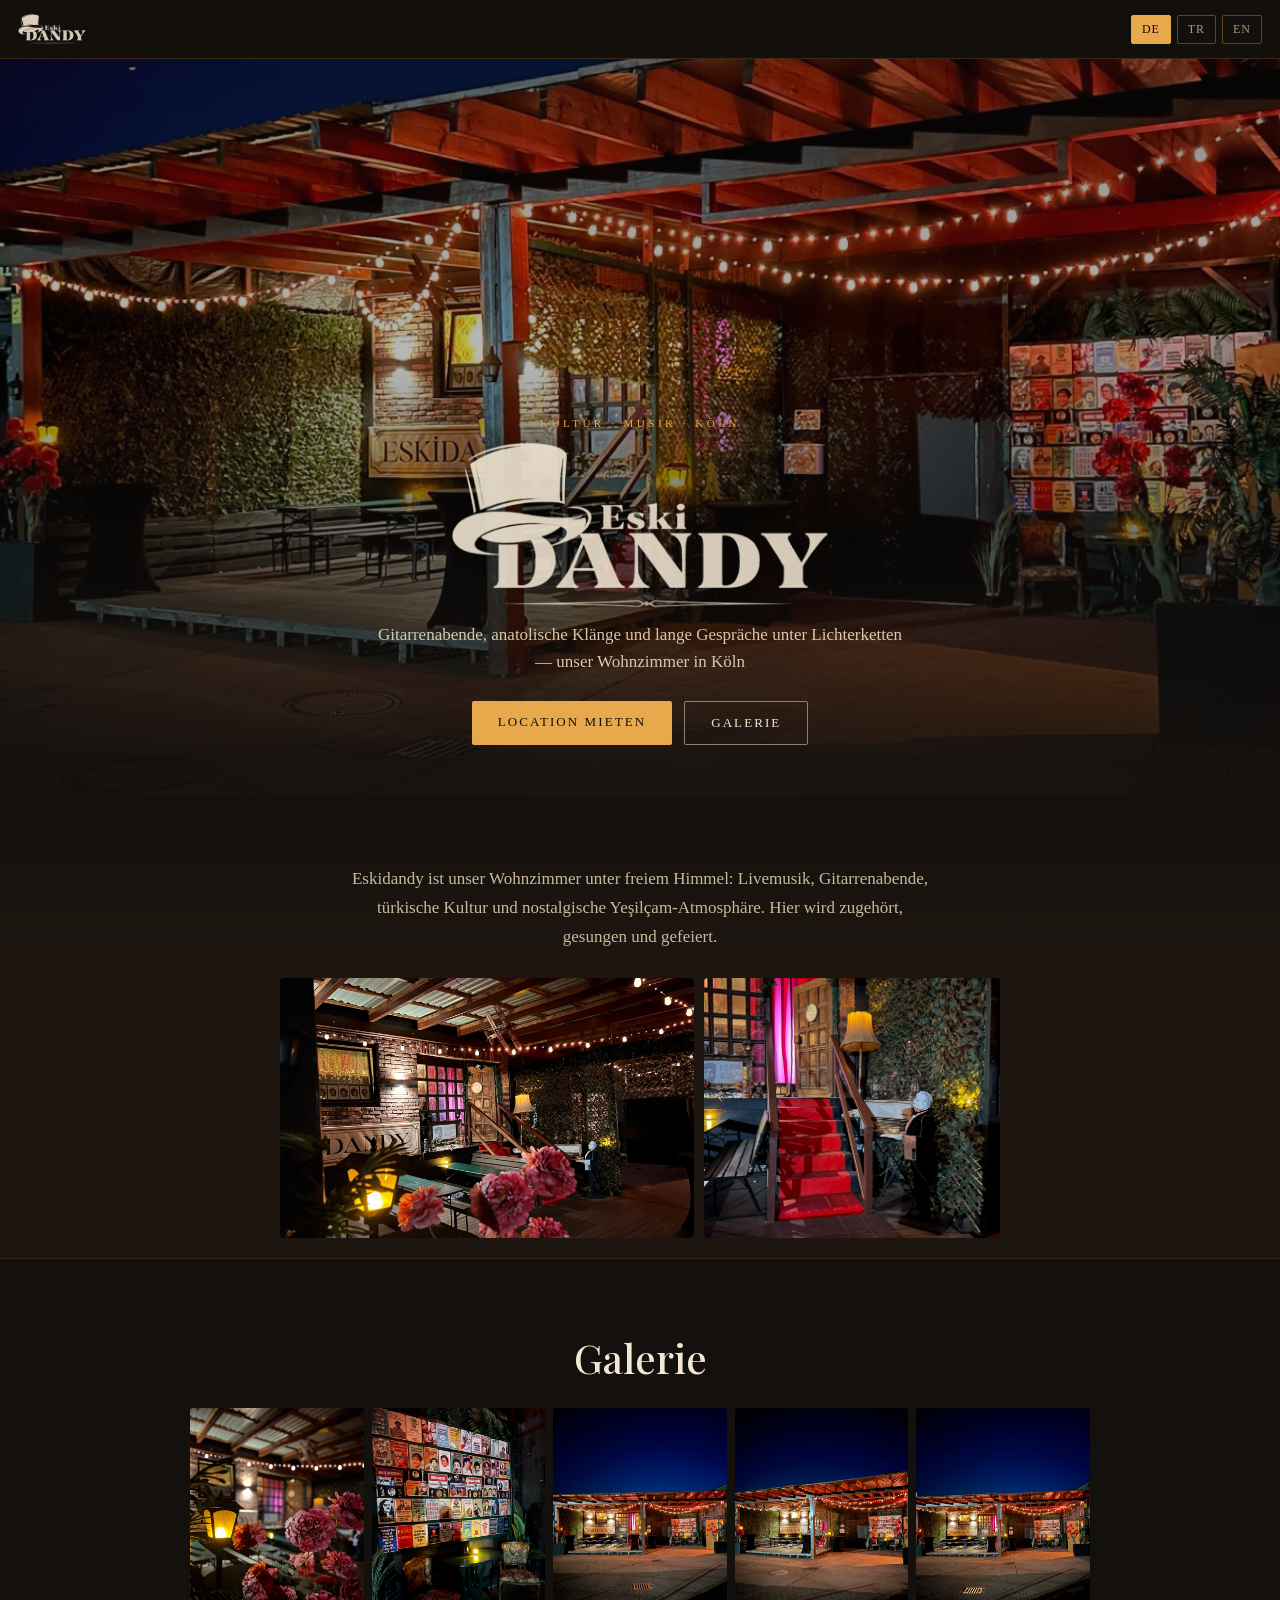
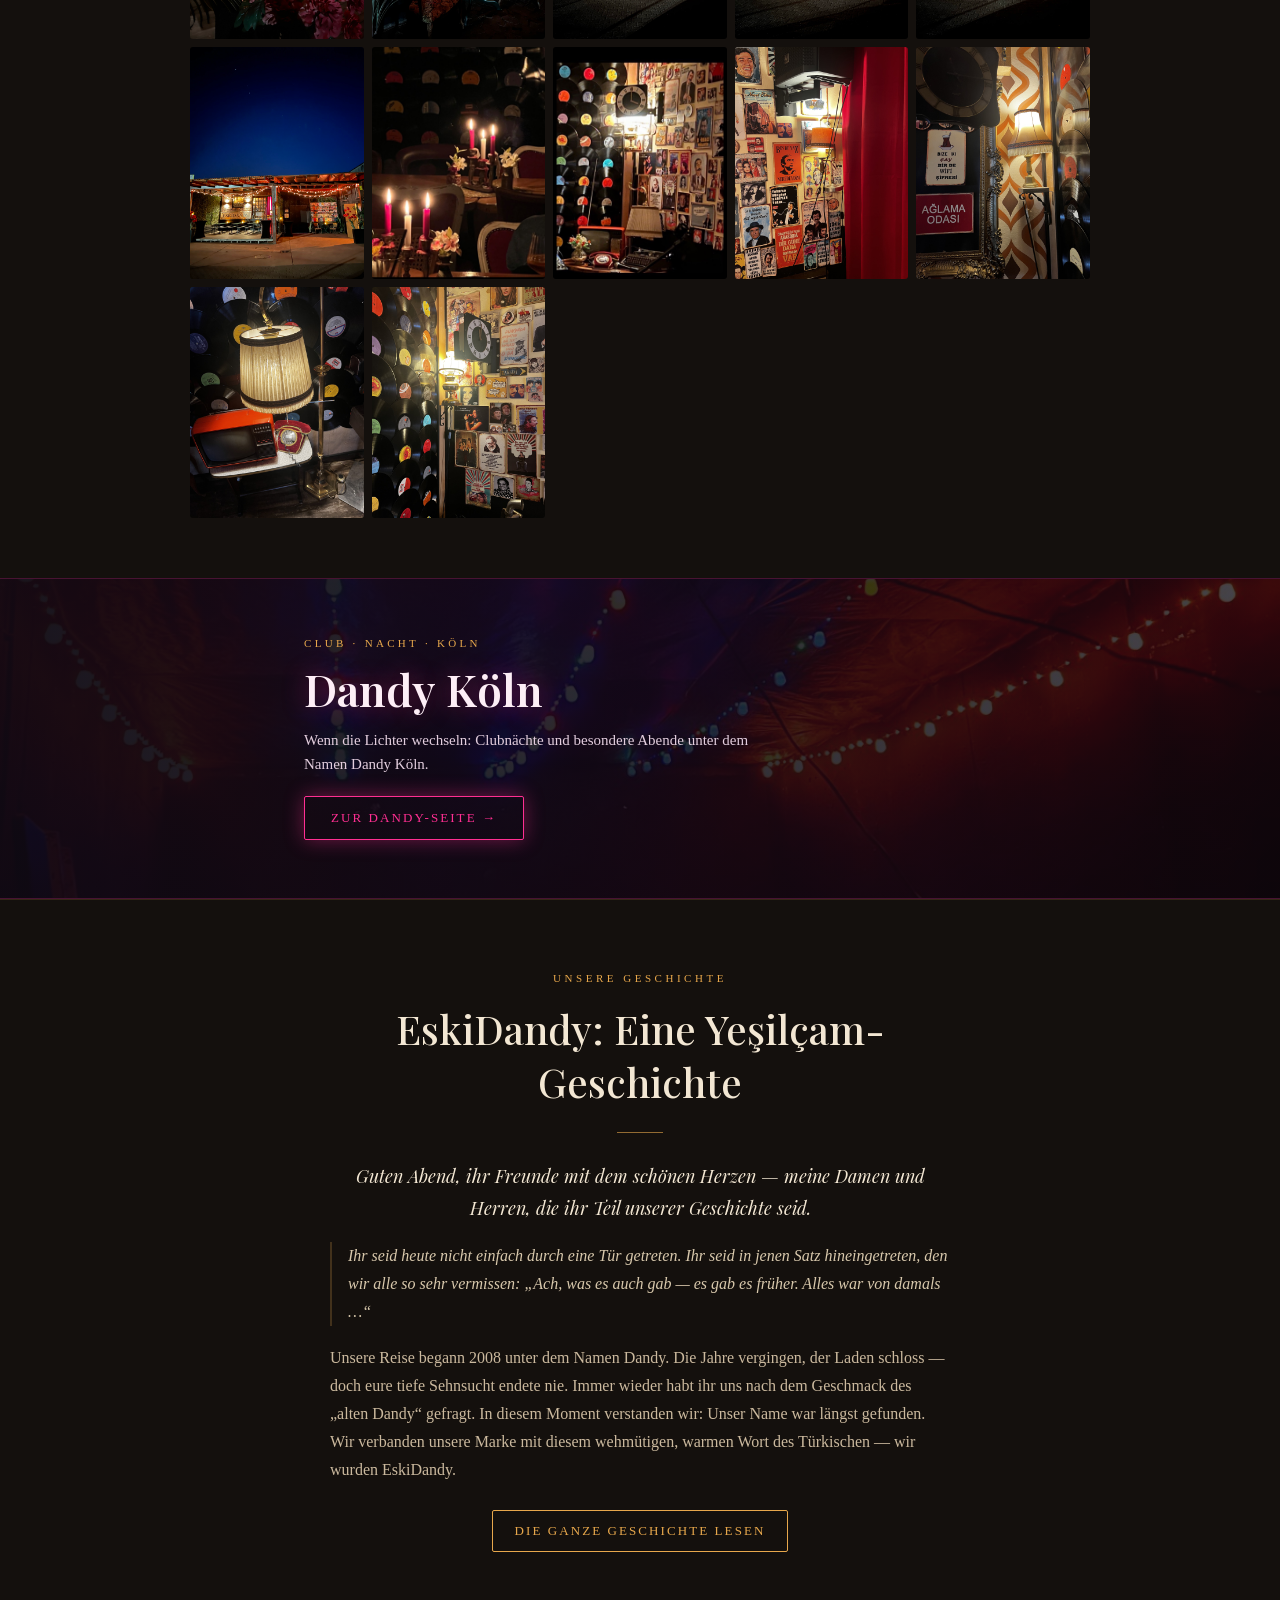
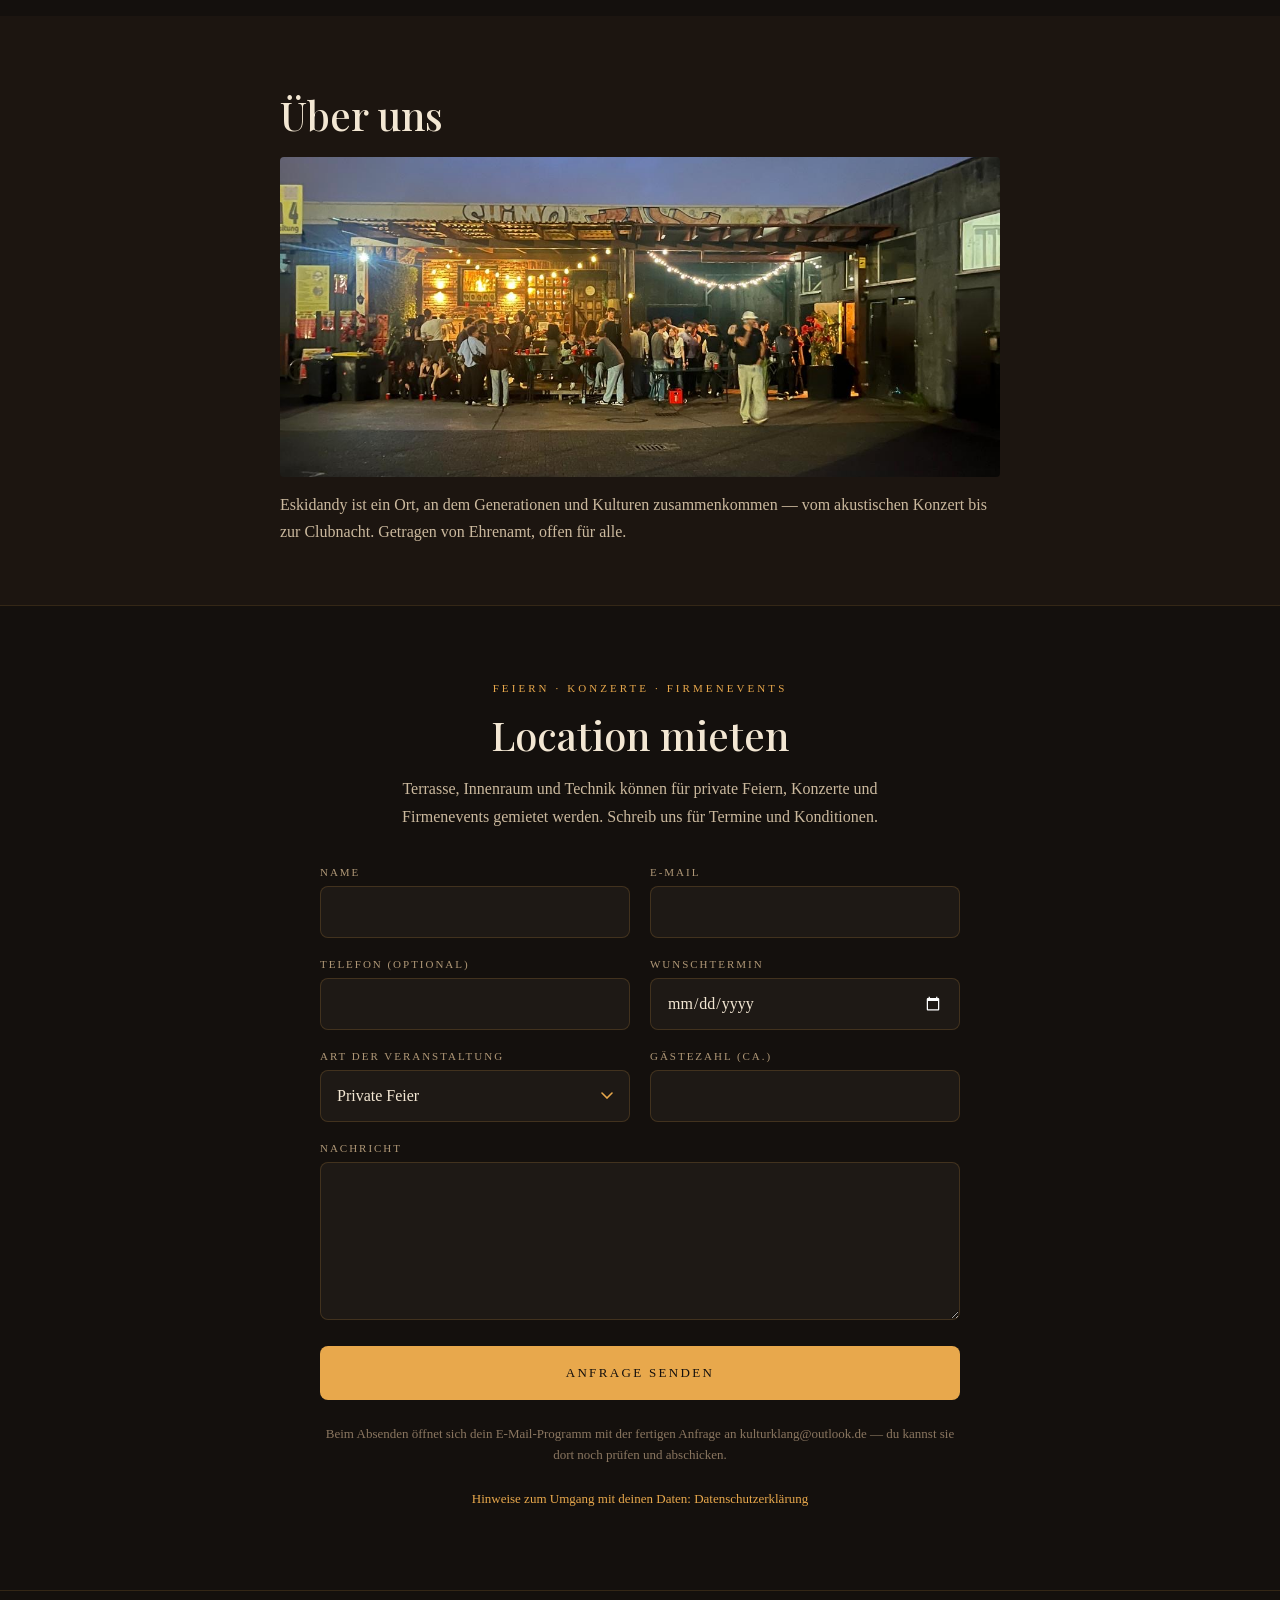
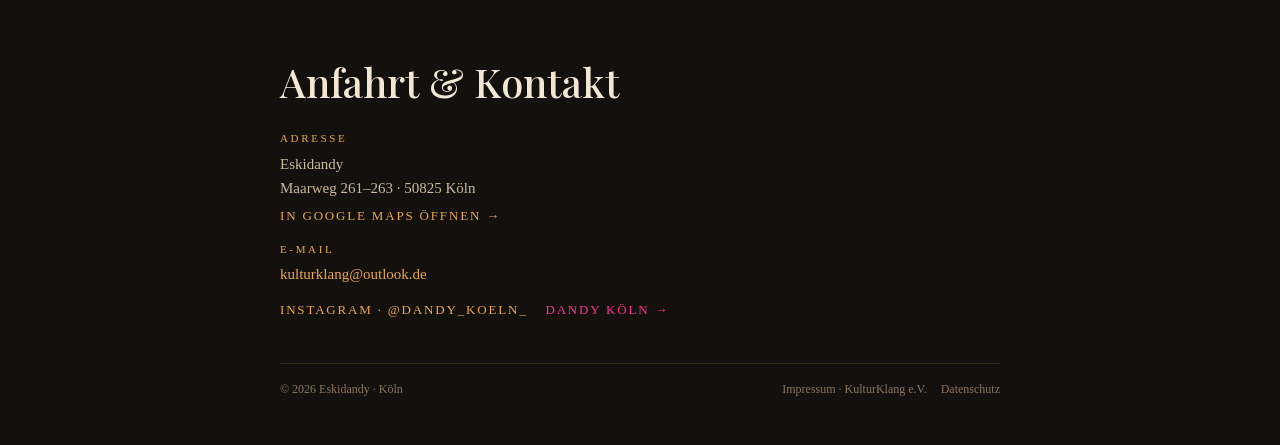
<file: index.html>
<!DOCTYPE html>
<html lang="de">
<head>
  <meta charset="utf-8">
  <meta name="viewport" content="width=device-width, initial-scale=1">
  <title>Eskidandy — Kultur &amp; Musik in Köln</title>
  <meta name="description" content="Eskidandy ist unser Wohnzimmer unter freiem Himmel: Livemusik, Gitarrenabende, türkische Kultur und Yeşilçam-Atmosphäre in Köln.">
  <meta property="og:title" content="Eskidandy — Kultur & Musik in Köln">
  <meta property="og:description" content="Gitarrenabende, anatolische Klänge und lange Gespräche unter Lichterketten — unser Wohnzimmer in Köln.">
  <meta property="og:image" content="img/img_6686.jpg">
  <meta property="og:type" content="website">
  <meta name="theme-color" content="#14100d">
  <link rel="icon" href="img/eskidandy-logo-cream.png">
  <link rel="stylesheet" href="fonts/playfair.css?v=6">
  <link rel="stylesheet" href="css/styles.css?v=6">
</head>
<body class="theme-eski">

  <!-- Header -->
  <header class="site-header">
    <a href="#top" class="header-logo"><img src="img/eskidandy-logo-cream.png" alt="Eskidandy"></a>
    <div class="lang-switch" role="group" aria-label="Sprache / Dil / Language">
      <button class="lang-btn active" data-lang="de">DE</button>
      <button class="lang-btn" data-lang="tr">TR</button>
      <button class="lang-btn" data-lang="en">EN</button>
    </div>
  </header>

  <!-- Hero -->
  <section id="top" class="hero">
    <img class="hero-bg" src="img/img_6686.jpg" alt="Eskidandy Terrasse bei Nacht">
    <div class="hero-overlay"></div>
    <div class="hero-content">
      <div class="kicker" data-i18n="eski_tag">Kultur · Musik · Köln</div>
      <h1><img class="hero-logo" src="img/eskidandy-logo-cream.png" alt="Eskidandy"></h1>
      <p class="hero-teaser" data-i18n="eski_teaser">Gitarrenabende, anatolische Klänge und lange Gespräche unter Lichterketten — unser Wohnzimmer in Köln</p>
      <div class="hero-ctas">
        <a href="#mieten" class="btn btn-gold-fill" data-i18n="hero_cta_rent">Location mieten</a>
        <a href="#galerie" class="btn btn-light-outline" data-i18n="gallery_title">Galerie</a>
      </div>
    </div>
  </section>

  <!-- Intro -->
  <section class="intro">
    <div class="container">
      <p class="intro-text" data-i18n="eski_body">Eskidandy ist unser Wohnzimmer unter freiem Himmel: Livemusik, Gitarrenabende, türkische Kultur und nostalgische Yeşilçam-Atmosphäre. Hier wird zugehört, gesungen und gefeiert.</p>
      <div class="intro-images">
        <img src="img/img_6660.jpg" alt="Terrasse mit Lichterketten" loading="lazy">
        <img src="img/img_6665.jpg" alt="Rote Treppe" loading="lazy">
      </div>
    </div>
  </section>

  <!-- Galerie -->
  <section id="galerie" class="gallery">
    <div class="container-wide">
      <h2 class="section-title" data-i18n="gallery_title">Galerie</h2>
      <div class="gallery-grid">
        <img src="img/img_6668.jpg" alt="Eindrücke aus dem Eskidandy" loading="lazy">
        <img src="img/img_6675.jpg" alt="Eindrücke aus dem Eskidandy" loading="lazy">
        <img src="img/img_6678.jpg" alt="Eindrücke aus dem Eskidandy" loading="lazy">
        <img src="img/img_6687.jpg" alt="Eindrücke aus dem Eskidandy" loading="lazy">
        <img src="img/img_6688.jpg" alt="Eindrücke aus dem Eskidandy" loading="lazy">
        <img src="img/img_6689.jpg" alt="Eindrücke aus dem Eskidandy" loading="lazy">
        <img src="img/img_4451.jpg" alt="Kerzen und Samtstühle" loading="lazy">
        <img src="img/img_4454.jpg" alt="Schallplattenwand mit Retro-Telefon" loading="lazy">
        <img src="img/img_6055.jpg" alt="Yeşilçam-Kinoecke mit rotem Vorhang" loading="lazy">
        <img src="img/img_6059.jpg" alt="Ağlama Odası — Details im Innenraum" loading="lazy">
        <img src="img/img_6061.jpg" alt="Schallplatten und Retro-Radio" loading="lazy">
        <img src="img/img_6063.jpg" alt="Plattenwand mit Uhr und Filmpostern" loading="lazy">
      </div>
    </div>
  </section>

  <!-- Dandy Teaser -->
  <section id="dandy" class="dandy-teaser">
    <img class="dandy-teaser-bg" src="img/img_6693.jpg" alt="Dandy Köln bei Nacht" loading="lazy">
    <div class="dandy-teaser-overlay"></div>
    <div class="dandy-teaser-content">
      <div class="kicker kicker--dandy neon-pulse" data-i18n="dandy_tag">Club · Nacht · Köln</div>
      <div class="dandy-teaser-title">Dandy Köln</div>
      <p class="dandy-teaser-text" data-i18n="dandy_teaser">Wenn die Lichter wechseln: Clubnächte und besondere Abende unter dem Namen Dandy Köln.</p>
      <a href="dandy.html?v=6" class="btn btn-neon-outline" data-i18n="dandy_cta">Zur Dandy-Seite →</a>
    </div>
  </section>

  <!-- Unsere Geschichte -->
  <section id="geschichte" class="story">
    <div class="container">
      <div class="kicker" data-i18n="story_kicker">Unsere Geschichte</div>
      <h2 class="section-title" data-i18n="story_title">EskiDandy: Eine Yeşilçam-Geschichte</h2>
      <div class="story-divider"></div>
      <p class="story-lead" data-i18n="story_p1">Guten Abend, ihr Freunde mit dem schönen Herzen — meine Damen und Herren, die ihr Teil unserer Geschichte seid.</p>
      <p class="story-quote" data-i18n="story_p2">Ihr seid heute nicht einfach durch eine Tür getreten. Ihr seid in jenen Satz hineingetreten, den wir alle so sehr vermissen: „Ach, was es auch gab — es gab es früher. Alles war von damals …“</p>
      <p data-i18n="story_p3">Unsere Reise begann 2008 unter dem Namen Dandy. Die Jahre vergingen, der Laden schloss — doch eure tiefe Sehnsucht endete nie. Immer wieder habt ihr uns nach dem Geschmack des „alten Dandy“ gefragt. In diesem Moment verstanden wir: Unser Name war längst gefunden. Wir verbanden unsere Marke mit diesem wehmütigen, warmen Wort des Türkischen — wir wurden EskiDandy.</p>
      <div class="story-more">
        <p data-i18n="story_p4">Denn das Leben ist genau wie dieses Wortspiel: so elegant wie ein edler Dandy und zugleich so voller Sehnsucht wie ein leises „eskidendi“ — früher war’s.</p>
        <p data-i18n="story_p5">Schaut euch um. Diese alten Fernseher, verstaubten Schreibmaschinen, verstummten Grammophone … Sie mögen nicht mehr funktionieren, aber sie haben hier eine viel wichtigere Aufgabe: Sie sind keine Dekoration — sie sind Zeugen. Stille Wächter jener Yeşilçam-Tage voller Respekt, Würde und großer Liebesgeschichten.</p>
        <div class="story-images">
          <img src="img/img_4453.jpg" alt="Goldene Spiegel auf Retro-Tapete" loading="lazy">
          <img src="img/img_6053.jpg" alt="Vintage-Lampe am Fenster" loading="lazy">
        </div>
        <p data-i18n="story_p6">Wir haben diesen Ort nicht nur mit Dingen eingerichtet, sondern mit Ehrfurcht, Haltung und reinem Herzschlag. Für uns ist das hier kein Geschäft — es ist eine Verbeugung, mit der wir die zarte Seele des Yeşilçam-Kinos lebendig halten.</p>
        <p data-i18n="story_p7">Jetzt schlagen wir ein neues Kapitel auf: Wir gehen über das Dasein eines gewöhnlichen Betriebs hinaus und führen unseren Weg als Verein fort — als KulturKlang e.V. Unsere Tür steht allen offen, die diese Leidenschaft teilen und die Eleganz jener alten Tage kennenlernen und weiterleben lassen wollen. Dieser Ort ist das gemeinsame Zuhause aller, die ihr Herz an dieses kulturelle Erbe verloren haben.</p>
        <p data-i18n="story_p8">Genießt heute Abend zwischen diesen stillen Zeugen die Musik und die Erinnerungen. Lasst uns mit dem Respekt, den wir füreinander empfinden, die Klasse der alten Tage neu aufleben.</p>
        <p class="story-signature" data-i18n="story_p9">Willkommen bei EskiDandy — willkommen in der Familie des KulturKlang e.V.</p>
      </div>
      <button class="story-toggle" data-story-toggle data-i18n="story_more">Die ganze Geschichte lesen</button>
    </div>
  </section>

  <!-- Über uns + Vermietung -->
  <section id="verein" class="about">
    <div class="container">
      <div class="about-block">
        <h2 class="section-title" data-i18n="about_title">Über uns</h2>
        <img class="about-photo" src="img/aussenansicht.jpg" alt="Eskidandy von außen am Abend" loading="lazy">
        <p class="about-body" data-i18n="about_body">Eskidandy ist ein Ort, an dem Generationen und Kulturen zusammenkommen — vom akustischen Konzert bis zur Clubnacht. Getragen von Ehrenamt, offen für alle.</p>
      </div>
    </div>
  </section>

  <!-- Location mieten + Anfrage -->
  <section id="mieten" class="rent">
    <div class="container">
      <div class="kicker" data-i18n="rent_kicker">Feiern · Konzerte · Firmenevents</div>
      <h2 class="section-title" data-i18n="rent_title">Location mieten</h2>
      <p class="rent-intro" data-i18n="rent_body">Terrasse, Innenraum und Technik können für private Feiern, Konzerte und Firmenevents gemietet werden. Schreib uns für Termine und Konditionen.</p>
      <form class="rent-form" data-rent-form novalidate>
          <div class="form-row form-row--2">
            <label>
              <span class="form-label" data-i18n="form_name">Name</span>
              <input type="text" name="name" required autocomplete="name">
            </label>
            <label>
              <span class="form-label" data-i18n="form_email">E-Mail</span>
              <input type="email" name="email" required autocomplete="email">
            </label>
          </div>
          <div class="form-row form-row--2">
            <label>
              <span class="form-label" data-i18n="form_phone">Telefon (optional)</span>
              <input type="tel" name="phone" autocomplete="tel">
            </label>
            <label>
              <span class="form-label" data-i18n="form_date">Wunschtermin</span>
              <input type="date" name="date">
            </label>
          </div>
          <div class="form-row form-row--2">
            <label>
              <span class="form-label" data-i18n="form_type">Art der Veranstaltung</span>
              <select name="type">
                <option value="private" data-i18n="form_type_private">Private Feier</option>
                <option value="concert" data-i18n="form_type_concert">Konzert / Kulturabend</option>
                <option value="company" data-i18n="form_type_company">Firmenevent</option>
                <option value="other" data-i18n="form_type_other">Sonstiges</option>
              </select>
            </label>
            <label>
              <span class="form-label" data-i18n="form_guests">Gästezahl (ca.)</span>
              <input type="number" name="guests" min="1" max="2000" inputmode="numeric">
            </label>
          </div>
          <label>
            <span class="form-label" data-i18n="form_message">Nachricht</span>
            <textarea name="message" rows="5" required></textarea>
          </label>
          <p class="form-error" data-form-error hidden data-i18n="form_error">Bitte fülle Name, E-Mail und Nachricht aus.</p>
          <button type="submit" class="rent-form-submit" data-i18n="form_submit">Anfrage senden</button>
          <p class="form-note" data-i18n="form_note">Beim Absenden öffnet sich dein E-Mail-Programm mit der fertigen Anfrage an kulturklang@outlook.de — du kannst sie dort noch prüfen und abschicken.</p>
          <p class="form-note"><a href="datenschutz.html?v=6" data-i18n="form_privacy">Hinweise zum Umgang mit deinen Daten: Datenschutzerklärung</a></p>
      </form>
    </div>
  </section>

  <!-- Kontakt / Footer -->
  <footer id="kontakt" class="site-footer">
    <div class="container">
      <h2 class="section-title" data-i18n="contact_title">Anfahrt &amp; Kontakt</h2>
      <div class="contact-list">
        <div>
          <div class="contact-label" data-i18n="address_label">Adresse</div>
          <div>Eskidandy<br>Maarweg 261–263 · 50825 Köln</div>
          <a class="maps-link" href="https://maps.app.goo.gl/21kQ3LCuneS1ywpY6" target="_blank" rel="noopener" data-i18n="maps_link">In Google Maps öffnen →</a>
        </div>
        <div>
          <div class="contact-label" data-i18n="mail_label">E-Mail</div>
          <a href="mailto:kulturklang@outlook.de">kulturklang@outlook.de</a>
        </div>
        <div class="footer-links">
          <a href="https://www.instagram.com/dandy_koeln_/" target="_blank" rel="noopener">Instagram · @dandy_koeln_</a>
          <a href="dandy.html?v=6" class="link-dandy">Dandy Köln →</a>
        </div>
      </div>
      <div class="footer-bottom">
        <span>© 2026 Eskidandy · Köln</span>
        <span class="footer-legal">
          <a href="impressum.html?v=6">Impressum · KulturKlang e.V.</a>
          <a href="datenschutz.html?v=6">Datenschutz</a>
        </span>
      </div>
    </div>
  </footer>

  <script src="js/i18n.js?v=6"></script>
</body>
</html>
</file>
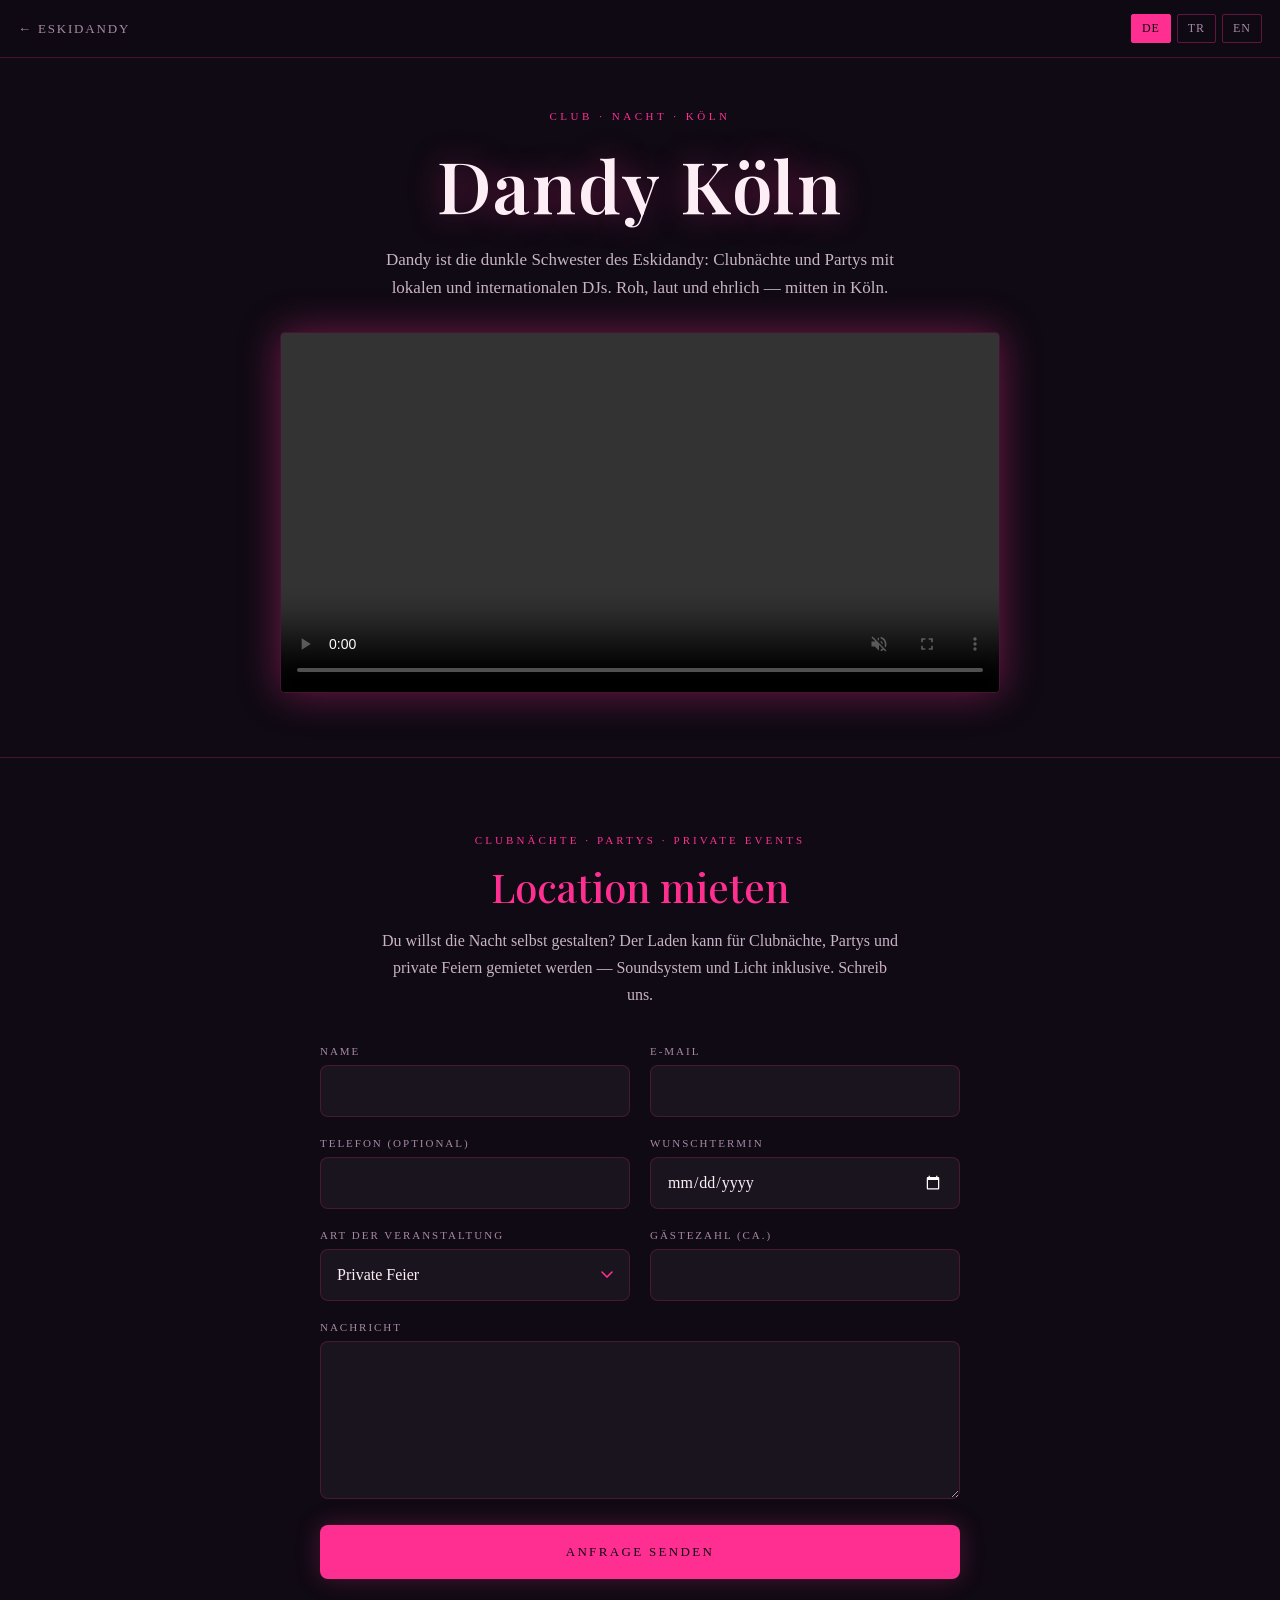
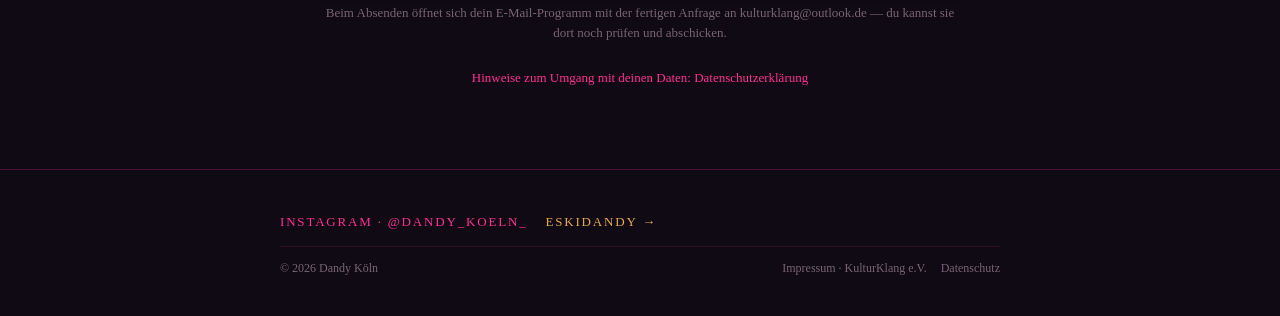
<file: dandy.html>
<!DOCTYPE html>
<html lang="de">
<head>
  <meta charset="utf-8">
  <meta name="viewport" content="width=device-width, initial-scale=1">
  <title>Dandy Köln — Club &amp; Nacht</title>
  <meta name="description" content="Dandy ist die dunkle Schwester des Eskidandy: Clubnächte und Partys mit lokalen und internationalen DJs — mitten in Köln.">
  <meta property="og:title" content="Dandy Köln — Club & Nacht">
  <meta property="og:description" content="Clubnächte und Partys mit lokalen und internationalen DJs. Roh, laut und ehrlich — mitten in Köln.">
  <meta property="og:image" content="img/img_6693.jpg">
  <meta property="og:type" content="website">
  <meta name="theme-color" content="#0f0a14">
  <link rel="icon" href="img/eskidandy-logo-cream.png">
  <link rel="stylesheet" href="fonts/playfair.css?v=6">
  <link rel="stylesheet" href="css/styles.css?v=6">
</head>
<body class="theme-dandy">

  <!-- Header -->
  <header class="site-header">
    <a href="index.html?v=6" class="back-link">← Eskidandy</a>
    <div class="lang-switch" role="group" aria-label="Sprache / Dil / Language">
      <button class="lang-btn active" data-lang="de">DE</button>
      <button class="lang-btn" data-lang="tr">TR</button>
      <button class="lang-btn" data-lang="en">EN</button>
    </div>
  </header>

  <!-- Hero mit Video -->
  <section class="dandy-hero">
    <div class="dandy-hero-content">
      <div class="kicker neon-pulse" data-i18n="dandy_page_tag">Club · Nacht · Köln</div>
      <h1>Dandy Köln</h1>
      <p class="dandy-hero-body" data-i18n="dandy_page_body">Dandy ist die dunkle Schwester des Eskidandy: Clubnächte und Partys mit lokalen und internationalen DJs. Roh, laut und ehrlich — mitten in Köln.</p>
    </div>
    <div class="dandy-video-frame">
      <video src="video/dandy-aftermovie.mp4" autoplay muted loop playsinline controls></video>
    </div>
  </section>

  <!-- Location mieten + Anfrage -->
  <section id="mieten" class="rent">
    <div class="container">
      <div class="kicker neon-pulse" data-i18n="dandy_rent_kicker">Clubnächte · Partys · Private Events</div>
      <h2 class="section-title" data-i18n="rent_title">Location mieten</h2>
      <p class="rent-intro" data-i18n="dandy_rent_body">Du willst die Nacht selbst gestalten? Der Laden kann für Clubnächte, Partys und private Feiern gemietet werden — Soundsystem und Licht inklusive. Schreib uns.</p>
      <form class="rent-form" data-rent-form data-form-source="Dandy Köln" novalidate>
        <div class="form-row form-row--2">
          <label>
            <span class="form-label" data-i18n="form_name">Name</span>
            <input type="text" name="name" required autocomplete="name">
          </label>
          <label>
            <span class="form-label" data-i18n="form_email">E-Mail</span>
            <input type="email" name="email" required autocomplete="email">
          </label>
        </div>
        <div class="form-row form-row--2">
          <label>
            <span class="form-label" data-i18n="form_phone">Telefon (optional)</span>
            <input type="tel" name="phone" autocomplete="tel">
          </label>
          <label>
            <span class="form-label" data-i18n="form_date">Wunschtermin</span>
            <input type="date" name="date">
          </label>
        </div>
        <div class="form-row form-row--2">
          <label>
            <span class="form-label" data-i18n="form_type">Art der Veranstaltung</span>
            <select name="type">
              <option value="private" data-i18n="form_type_private">Private Feier</option>
              <option value="concert" data-i18n="form_type_concert">Konzert / Kulturabend</option>
              <option value="company" data-i18n="form_type_company">Firmenevent</option>
              <option value="other" data-i18n="form_type_other">Sonstiges</option>
            </select>
          </label>
          <label>
            <span class="form-label" data-i18n="form_guests">Gästezahl (ca.)</span>
            <input type="number" name="guests" min="1" max="2000" inputmode="numeric">
          </label>
        </div>
        <label>
          <span class="form-label" data-i18n="form_message">Nachricht</span>
          <textarea name="message" rows="5" required></textarea>
        </label>
        <p class="form-error" data-form-error hidden data-i18n="form_error">Bitte fülle Name, E-Mail und Nachricht aus.</p>
        <button type="submit" class="rent-form-submit" data-i18n="form_submit">Anfrage senden</button>
        <p class="form-note" data-i18n="form_note">Beim Absenden öffnet sich dein E-Mail-Programm mit der fertigen Anfrage an kulturklang@outlook.de — du kannst sie dort noch prüfen und abschicken.</p>
        <p class="form-note"><a href="datenschutz.html?v=6" data-i18n="form_privacy">Hinweise zum Umgang mit deinen Daten: Datenschutzerklärung</a></p>
      </form>
    </div>
  </section>

  <!-- Footer -->
  <footer id="kontakt" class="site-footer">
    <div class="container">
      <div class="footer-links">
        <a href="https://www.instagram.com/dandy_koeln_/" target="_blank" rel="noopener">Instagram · @dandy_koeln_</a>
        <a href="index.html?v=6" class="link-eski">Eskidandy →</a>
      </div>
      <div class="footer-bottom">
        <span>© 2026 Dandy Köln</span>
        <span class="footer-legal">
          <a href="impressum.html?v=6">Impressum · KulturKlang e.V.</a>
          <a href="datenschutz.html?v=6">Datenschutz</a>
        </span>
      </div>
    </div>
  </footer>

  <script src="js/i18n.js?v=6"></script>
</body>
</html>
</file>
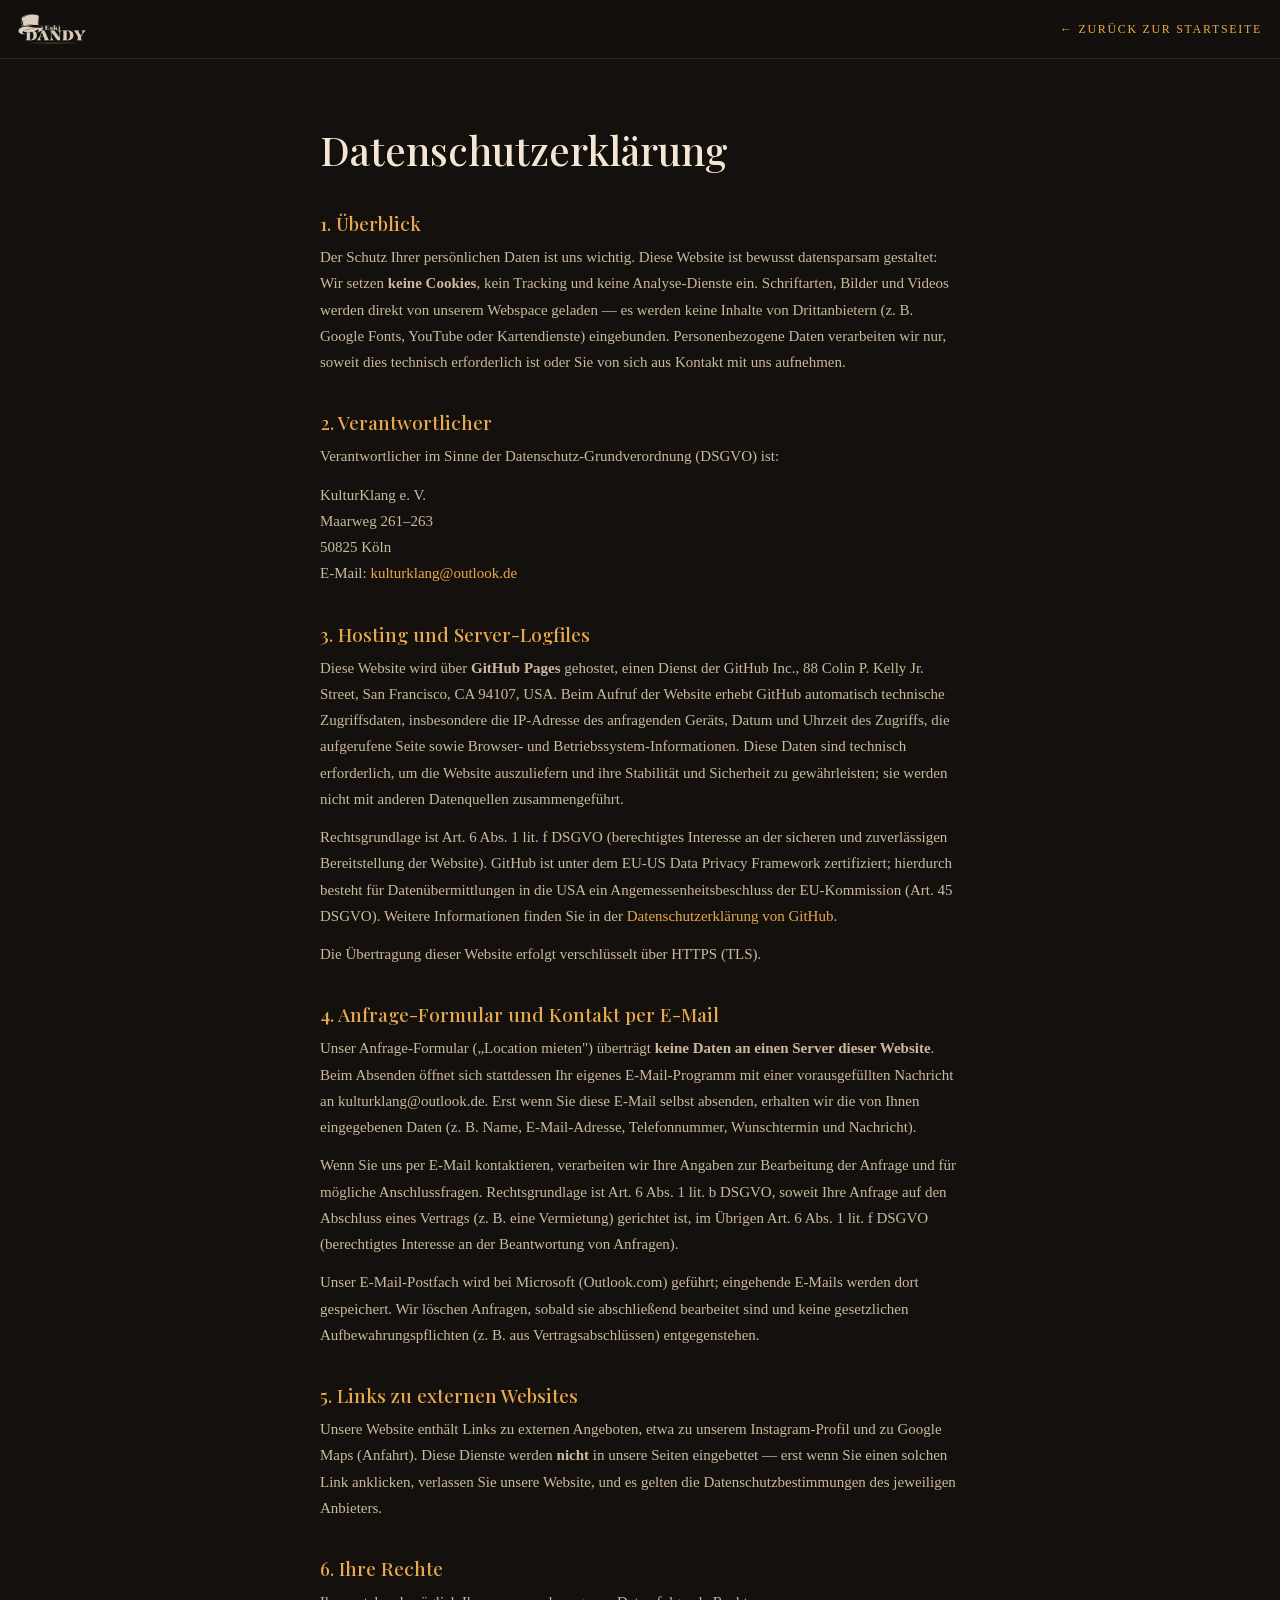
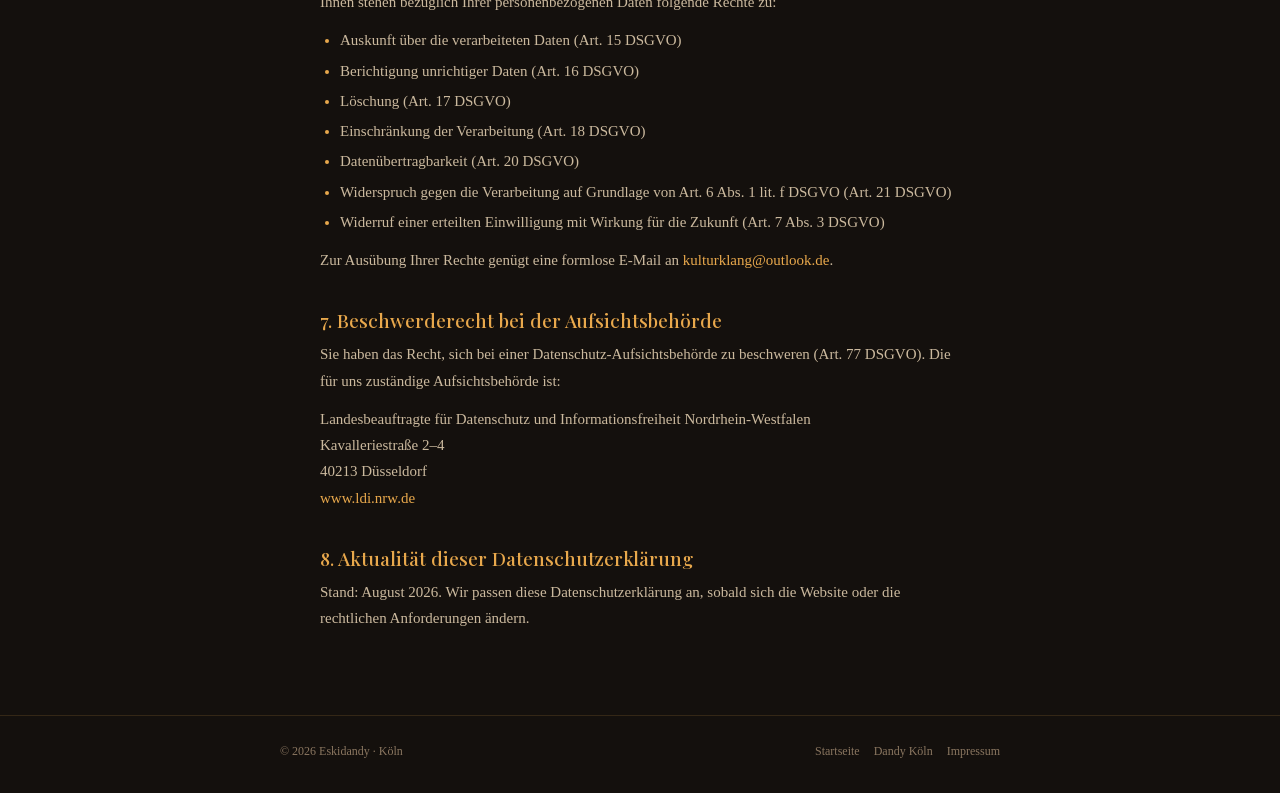
<file: datenschutz.html>
<!DOCTYPE html>
<html lang="de">
<head>
  <meta charset="utf-8">
  <meta name="viewport" content="width=device-width, initial-scale=1">
  <title>Datenschutzerklärung — Eskidandy</title>
  <meta name="robots" content="noindex">
  <meta name="theme-color" content="#14100d">
  <link rel="icon" href="img/eskidandy-logo-cream.png">
  <link rel="stylesheet" href="fonts/playfair.css?v=6">
  <link rel="stylesheet" href="css/styles.css?v=6">
</head>
<body class="theme-eski">

  <!-- Header -->
  <header class="site-header">
    <a href="index.html?v=6" class="header-logo"><img src="img/eskidandy-logo-cream.png" alt="Eskidandy"></a>
    <a href="index.html?v=6" class="legal-back">← Zurück zur Startseite</a>
  </header>

  <section class="legal">
    <div class="container">
      <h1 class="section-title">Datenschutzerklärung</h1>

      <h2>1. Überblick</h2>
      <p>
        Der Schutz Ihrer persönlichen Daten ist uns wichtig. Diese Website ist bewusst
        datensparsam gestaltet: Wir setzen <strong>keine Cookies</strong>, kein Tracking und
        keine Analyse-Dienste ein. Schriftarten, Bilder und Videos werden direkt von unserem
        Webspace geladen — es werden keine Inhalte von Drittanbietern (z.&nbsp;B. Google Fonts,
        YouTube oder Kartendienste) eingebunden. Personenbezogene Daten verarbeiten wir nur,
        soweit dies technisch erforderlich ist oder Sie von sich aus Kontakt mit uns aufnehmen.
      </p>

      <h2>2. Verantwortlicher</h2>
      <p>
        Verantwortlicher im Sinne der Datenschutz-Grundverordnung (DSGVO) ist:
      </p>
      <p>
        KulturKlang e.&nbsp;V.<br>
        Maarweg 261–263<br>
        50825 Köln<br>
        E-Mail: <a href="mailto:kulturklang@outlook.de">kulturklang@outlook.de</a>
      </p>

      <h2>3. Hosting und Server-Logfiles</h2>
      <p>
        Diese Website wird über <strong>GitHub Pages</strong> gehostet, einen Dienst der
        GitHub Inc., 88 Colin P. Kelly Jr. Street, San Francisco, CA 94107, USA.
        Beim Aufruf der Website erhebt GitHub automatisch technische Zugriffsdaten,
        insbesondere die IP-Adresse des anfragenden Geräts, Datum und Uhrzeit des Zugriffs,
        die aufgerufene Seite sowie Browser- und Betriebssystem-Informationen. Diese Daten
        sind technisch erforderlich, um die Website auszuliefern und ihre Stabilität und
        Sicherheit zu gewährleisten; sie werden nicht mit anderen Datenquellen zusammengeführt.
      </p>
      <p>
        Rechtsgrundlage ist Art.&nbsp;6 Abs.&nbsp;1 lit.&nbsp;f DSGVO (berechtigtes Interesse
        an der sicheren und zuverlässigen Bereitstellung der Website). GitHub ist unter dem
        EU-US Data Privacy Framework zertifiziert; hierdurch besteht für Datenübermittlungen
        in die USA ein Angemessenheitsbeschluss der EU-Kommission (Art.&nbsp;45 DSGVO).
        Weitere Informationen finden Sie in der
        <a href="https://docs.github.com/de/site-policy/privacy-policies/github-general-privacy-statement" target="_blank" rel="noopener">Datenschutzerklärung von GitHub</a>.
      </p>
      <p>
        Die Übertragung dieser Website erfolgt verschlüsselt über HTTPS (TLS).
      </p>

      <h2>4. Anfrage-Formular und Kontakt per E-Mail</h2>
      <p>
        Unser Anfrage-Formular („Location mieten") überträgt <strong>keine Daten an einen
        Server dieser Website</strong>. Beim Absenden öffnet sich stattdessen Ihr eigenes
        E-Mail-Programm mit einer vorausgefüllten Nachricht an
        kulturklang@outlook.de. Erst wenn Sie diese E-Mail selbst absenden, erhalten wir die
        von Ihnen eingegebenen Daten (z.&nbsp;B. Name, E-Mail-Adresse, Telefonnummer,
        Wunschtermin und Nachricht).
      </p>
      <p>
        Wenn Sie uns per E-Mail kontaktieren, verarbeiten wir Ihre Angaben zur Bearbeitung
        der Anfrage und für mögliche Anschlussfragen. Rechtsgrundlage ist
        Art.&nbsp;6 Abs.&nbsp;1 lit.&nbsp;b DSGVO, soweit Ihre Anfrage auf den Abschluss
        eines Vertrags (z.&nbsp;B. eine Vermietung) gerichtet ist, im Übrigen
        Art.&nbsp;6 Abs.&nbsp;1 lit.&nbsp;f DSGVO (berechtigtes Interesse an der Beantwortung
        von Anfragen).
      </p>
      <p>
        Unser E-Mail-Postfach wird bei Microsoft (Outlook.com) geführt; eingehende E-Mails
        werden dort gespeichert. Wir löschen Anfragen, sobald sie abschließend bearbeitet
        sind und keine gesetzlichen Aufbewahrungspflichten (z.&nbsp;B. aus Vertragsabschlüssen)
        entgegenstehen.
      </p>

      <h2>5. Links zu externen Websites</h2>
      <p>
        Unsere Website enthält Links zu externen Angeboten, etwa zu unserem Instagram-Profil
        und zu Google Maps (Anfahrt). Diese Dienste werden <strong>nicht</strong> in unsere
        Seiten eingebettet — erst wenn Sie einen solchen Link anklicken, verlassen Sie unsere
        Website, und es gelten die Datenschutzbestimmungen des jeweiligen Anbieters.
      </p>

      <h2>6. Ihre Rechte</h2>
      <p>Ihnen stehen bezüglich Ihrer personenbezogenen Daten folgende Rechte zu:</p>
      <ul>
        <li>Auskunft über die verarbeiteten Daten (Art.&nbsp;15 DSGVO)</li>
        <li>Berichtigung unrichtiger Daten (Art.&nbsp;16 DSGVO)</li>
        <li>Löschung (Art.&nbsp;17 DSGVO)</li>
        <li>Einschränkung der Verarbeitung (Art.&nbsp;18 DSGVO)</li>
        <li>Datenübertragbarkeit (Art.&nbsp;20 DSGVO)</li>
        <li>Widerspruch gegen die Verarbeitung auf Grundlage von Art.&nbsp;6 Abs.&nbsp;1 lit.&nbsp;f DSGVO (Art.&nbsp;21 DSGVO)</li>
        <li>Widerruf einer erteilten Einwilligung mit Wirkung für die Zukunft (Art.&nbsp;7 Abs.&nbsp;3 DSGVO)</li>
      </ul>
      <p>
        Zur Ausübung Ihrer Rechte genügt eine formlose E-Mail an
        <a href="mailto:kulturklang@outlook.de">kulturklang@outlook.de</a>.
      </p>

      <h2>7. Beschwerderecht bei der Aufsichtsbehörde</h2>
      <p>
        Sie haben das Recht, sich bei einer Datenschutz-Aufsichtsbehörde zu beschweren
        (Art.&nbsp;77 DSGVO). Die für uns zuständige Aufsichtsbehörde ist:
      </p>
      <p>
        Landesbeauftragte für Datenschutz und Informationsfreiheit Nordrhein-Westfalen<br>
        Kavalleriestraße 2–4<br>
        40213 Düsseldorf<br>
        <a href="https://www.ldi.nrw.de" target="_blank" rel="noopener">www.ldi.nrw.de</a>
      </p>

      <h2>8. Aktualität dieser Datenschutzerklärung</h2>
      <p>
        Stand: August 2026. Wir passen diese Datenschutzerklärung an, sobald sich die
        Website oder die rechtlichen Anforderungen ändern.
      </p>
    </div>
  </section>

  <!-- Footer -->
  <footer class="site-footer site-footer--slim">
    <div class="container">
      <div class="footer-bottom">
        <span>© 2026 Eskidandy · Köln</span>
        <span class="footer-legal">
          <a href="index.html?v=6">Startseite</a>
          <a href="dandy.html?v=6">Dandy Köln</a>
          <a href="impressum.html?v=6">Impressum</a>
        </span>
      </div>
    </div>
  </footer>

</body>
</html>
</file>
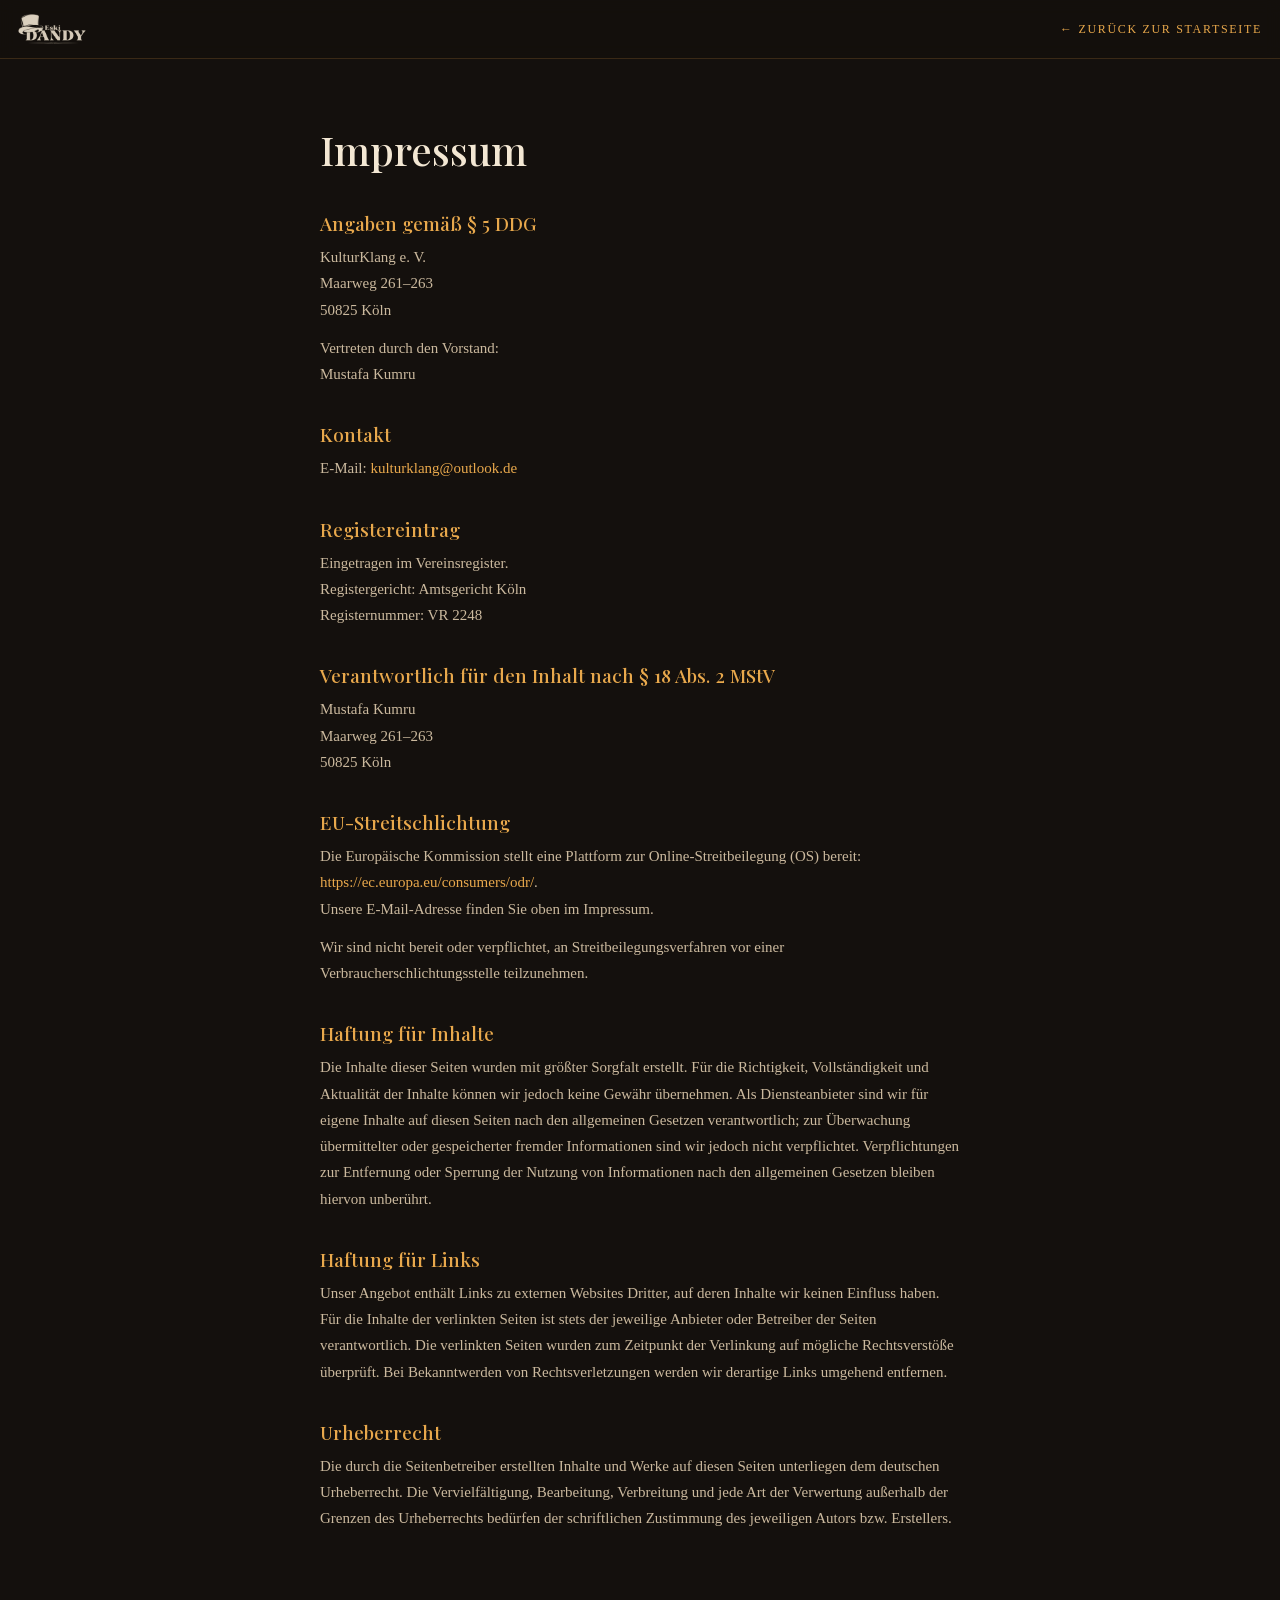
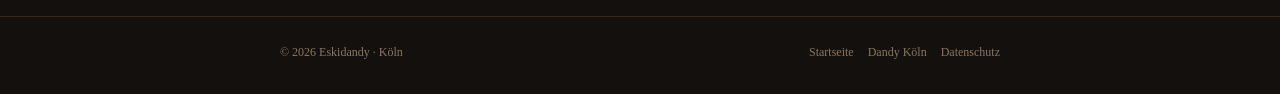
<file: impressum.html>
<!DOCTYPE html>
<html lang="de">
<head>
  <meta charset="utf-8">
  <meta name="viewport" content="width=device-width, initial-scale=1">
  <title>Impressum — Eskidandy</title>
  <meta name="robots" content="noindex">
  <meta name="theme-color" content="#14100d">
  <link rel="icon" href="img/eskidandy-logo-cream.png">
  <link rel="stylesheet" href="fonts/playfair.css?v=6">
  <link rel="stylesheet" href="css/styles.css?v=6">
</head>
<body class="theme-eski">

  <!-- Header -->
  <header class="site-header">
    <a href="index.html?v=6" class="header-logo"><img src="img/eskidandy-logo-cream.png" alt="Eskidandy"></a>
    <a href="index.html?v=6" class="legal-back">← Zurück zur Startseite</a>
  </header>

  <section class="legal">
    <div class="container">
      <h1 class="section-title">Impressum</h1>

      <h2>Angaben gemäß § 5 DDG</h2>
      <p>
        KulturKlang e.&nbsp;V.<br>
        Maarweg 261–263<br>
        50825 Köln
      </p>
      <p>
        Vertreten durch den Vorstand:<br>
        Mustafa Kumru
      </p>

      <h2>Kontakt</h2>
      <p>
        E-Mail: <a href="mailto:kulturklang@outlook.de">kulturklang@outlook.de</a>
      </p>

      <h2>Registereintrag</h2>
      <p>
        Eingetragen im Vereinsregister.<br>
        Registergericht: Amtsgericht Köln<br>
        Registernummer: VR 2248
      </p>

      <h2>Verantwortlich für den Inhalt nach § 18 Abs. 2 MStV</h2>
      <p>
        Mustafa Kumru<br>
        Maarweg 261–263<br>
        50825 Köln
      </p>

      <h2>EU-Streitschlichtung</h2>
      <p>
        Die Europäische Kommission stellt eine Plattform zur Online-Streitbeilegung (OS) bereit:
        <a href="https://ec.europa.eu/consumers/odr/" target="_blank" rel="noopener">https://ec.europa.eu/consumers/odr/</a>.<br>
        Unsere E-Mail-Adresse finden Sie oben im Impressum.
      </p>
      <p>
        Wir sind nicht bereit oder verpflichtet, an Streitbeilegungsverfahren vor einer
        Verbraucherschlichtungsstelle teilzunehmen.
      </p>

      <h2>Haftung für Inhalte</h2>
      <p>
        Die Inhalte dieser Seiten wurden mit größter Sorgfalt erstellt. Für die Richtigkeit,
        Vollständigkeit und Aktualität der Inhalte können wir jedoch keine Gewähr übernehmen.
        Als Diensteanbieter sind wir für eigene Inhalte auf diesen Seiten nach den allgemeinen
        Gesetzen verantwortlich; zur Überwachung übermittelter oder gespeicherter fremder
        Informationen sind wir jedoch nicht verpflichtet. Verpflichtungen zur Entfernung oder
        Sperrung der Nutzung von Informationen nach den allgemeinen Gesetzen bleiben hiervon
        unberührt.
      </p>

      <h2>Haftung für Links</h2>
      <p>
        Unser Angebot enthält Links zu externen Websites Dritter, auf deren Inhalte wir keinen
        Einfluss haben. Für die Inhalte der verlinkten Seiten ist stets der jeweilige Anbieter
        oder Betreiber der Seiten verantwortlich. Die verlinkten Seiten wurden zum Zeitpunkt
        der Verlinkung auf mögliche Rechtsverstöße überprüft. Bei Bekanntwerden von
        Rechtsverletzungen werden wir derartige Links umgehend entfernen.
      </p>

      <h2>Urheberrecht</h2>
      <p>
        Die durch die Seitenbetreiber erstellten Inhalte und Werke auf diesen Seiten unterliegen
        dem deutschen Urheberrecht. Die Vervielfältigung, Bearbeitung, Verbreitung und jede Art
        der Verwertung außerhalb der Grenzen des Urheberrechts bedürfen der schriftlichen
        Zustimmung des jeweiligen Autors bzw. Erstellers.
      </p>
    </div>
  </section>

  <!-- Footer -->
  <footer class="site-footer site-footer--slim">
    <div class="container">
      <div class="footer-bottom">
        <span>© 2026 Eskidandy · Köln</span>
        <span class="footer-legal">
          <a href="index.html?v=6">Startseite</a>
          <a href="dandy.html?v=6">Dandy Köln</a>
          <a href="datenschutz.html?v=6">Datenschutz</a>
        </span>
      </div>
    </div>
  </footer>

</body>
</html>
</file>
<file: fonts/playfair.css>
/* Playfair Display — lokal gehostet (DSGVO), variable Font 400-700 + Italic */

/* latin-ext */
@font-face {
  font-family: 'Playfair Display';
  font-style: italic;
  font-weight: 400 700;
  font-display: swap;
  src: url(playfair-italic-latin-ext.woff2) format('woff2');
  unicode-range: U+0100-02BA, U+02BD-02C5, U+02C7-02CC, U+02CE-02D7, U+02DD-02FF, U+0304, U+0308, U+0329, U+1D00-1DBF, U+1E00-1E9F, U+1EF2-1EFF, U+2020, U+20A0-20AB, U+20AD-20C0, U+2113, U+2C60-2C7F, U+A720-A7FF;
}

/* latin */
@font-face {
  font-family: 'Playfair Display';
  font-style: italic;
  font-weight: 400 700;
  font-display: swap;
  src: url(playfair-italic-latin.woff2) format('woff2');
  unicode-range: U+0000-00FF, U+0131, U+0152-0153, U+02BB-02BC, U+02C6, U+02DA, U+02DC, U+0304, U+0308, U+0329, U+2000-206F, U+20AC, U+2122, U+2191, U+2193, U+2212, U+2215, U+FEFF, U+FFFD;
}

/* latin-ext */
@font-face {
  font-family: 'Playfair Display';
  font-style: normal;
  font-weight: 400 700;
  font-display: swap;
  src: url(playfair-normal-latin-ext.woff2) format('woff2');
  unicode-range: U+0100-02BA, U+02BD-02C5, U+02C7-02CC, U+02CE-02D7, U+02DD-02FF, U+0304, U+0308, U+0329, U+1D00-1DBF, U+1E00-1E9F, U+1EF2-1EFF, U+2020, U+20A0-20AB, U+20AD-20C0, U+2113, U+2C60-2C7F, U+A720-A7FF;
}

/* latin */
@font-face {
  font-family: 'Playfair Display';
  font-style: normal;
  font-weight: 400 700;
  font-display: swap;
  src: url(playfair-normal-latin.woff2) format('woff2');
  unicode-range: U+0000-00FF, U+0131, U+0152-0153, U+02BB-02BC, U+02C6, U+02DA, U+02DC, U+0304, U+0308, U+0329, U+2000-206F, U+20AC, U+2122, U+2191, U+2193, U+2212, U+2215, U+FEFF, U+FFFD;
}
</file>
<file: css/styles.css>
/* ============================================================
   Eskidandy / Dandy Köln — gemeinsames Stylesheet
   Farben & Typo laut Design-Handoff (siehe README im Handoff-Ordner)
   ============================================================ */

:root {
  /* Eskidandy (warm / gold) */
  --eski-bg: #14100d;
  --eski-bg-warm: #1c1510;
  --eski-text: #f3e7d3;
  --eski-text-muted: #cbb99e;
  --eski-text-sec: #b09877;
  --eski-text-ter: #8a7660;
  --eski-accent: #e8a84c;
  --eski-accent-light: #f3c87e;
  --eski-border: rgba(232, 168, 76, 0.22);
  --eski-border-soft: rgba(232, 168, 76, 0.15);
  --eski-card-fill: rgba(232, 168, 76, 0.05);

  /* Dandy Köln (dunkel / neon) */
  --dandy-bg: #0f0a14;
  --dandy-accent: #ff2f92;
  --dandy-accent-light: #ff6cb0;
  --dandy-glow: rgba(255, 47, 146, 0.4);
  --dandy-border: rgba(255, 47, 146, 0.24);
  --dandy-card-fill: rgba(255, 47, 146, 0.05);
  --dandy-text: #fdeef6;
  --dandy-text-muted: #c9b3c6;
  --dandy-text-muted2: #e3cede;
  --dandy-text-sec: #a889a5;
  --dandy-text-ter: #7a6377;

  --font-display: 'Playfair Display', Georgia, serif;
  --font-body: Georgia, 'Times New Roman', serif;
}

* { box-sizing: border-box; }

html { scroll-behavior: smooth; }

body {
  margin: 0;
  font-family: var(--font-body);
  -webkit-font-smoothing: antialiased;
}

body.theme-eski { background: var(--eski-bg); color: var(--eski-text); }
body.theme-dandy { background: var(--dandy-bg); color: var(--dandy-text); }

img { max-width: 100%; display: block; }

a { text-decoration: none; }
.theme-eski a { color: var(--eski-accent); }
.theme-eski a:hover { color: var(--eski-accent-light); }
.theme-dandy a { color: var(--dandy-accent); }
.theme-dandy a:hover { color: var(--dandy-accent-light); }

@keyframes neonPulse {
  0%, 100% { opacity: 1; }
  50% { opacity: 0.55; }
}

@media (prefers-reduced-motion: reduce) {
  html { scroll-behavior: auto; }
  .neon-pulse { animation: none !important; }
}

/* ---------- Layout-Helfer ---------- */

.container { max-width: 720px; margin: 0 auto; }
.container-wide { max-width: 900px; margin: 0 auto; }

/* ---------- Header ---------- */

.site-header {
  position: sticky;
  top: 0;
  z-index: 50;
  display: flex;
  align-items: center;
  justify-content: space-between;
  padding: 14px 18px;
  backdrop-filter: blur(8px);
  -webkit-backdrop-filter: blur(8px);
}

.theme-eski .site-header {
  background: rgba(20, 16, 13, 0.92);
  border-bottom: 1px solid rgba(232, 168, 76, 0.18);
}

.theme-dandy .site-header {
  background: rgba(15, 10, 20, 0.92);
  border-bottom: 1px solid var(--dandy-border);
}

.header-logo img { height: 30px; width: auto; }

.back-link {
  font-size: 13px;
  letter-spacing: 0.14em;
  text-transform: uppercase;
  color: var(--dandy-text-sec) !important;
}
.back-link:hover { color: var(--dandy-text) !important; }

/* Sprachumschalter */
.lang-switch { display: flex; gap: 6px; }

.lang-btn {
  padding: 6px 10px;
  border-radius: 2px;
  cursor: pointer;
  font-family: var(--font-body);
  font-size: 12px;
  letter-spacing: 0.08em;
  background: transparent;
}

.theme-eski .lang-btn {
  color: var(--eski-text-sec);
  border: 1px solid rgba(232, 168, 76, 0.35);
}
.theme-eski .lang-btn.active {
  background: var(--eski-accent);
  color: var(--eski-bg);
  border-color: var(--eski-accent);
}

.theme-dandy .lang-btn {
  color: var(--dandy-text-sec);
  border: 1px solid rgba(255, 47, 146, 0.35);
}
.theme-dandy .lang-btn.active {
  background: var(--dandy-accent);
  color: var(--dandy-bg);
  border-color: var(--dandy-accent);
}

/* ---------- Kicker & Headlines ---------- */

.kicker {
  font-size: 11px;
  letter-spacing: 0.32em;
  text-transform: uppercase;
}
.theme-eski .kicker { color: var(--eski-accent); }
.theme-dandy .kicker, .kicker--dandy { color: var(--dandy-accent); }

.neon-pulse { animation: neonPulse 3s ease-in-out infinite; }

.section-title {
  font-family: var(--font-display);
  font-size: clamp(28px, 7vw, 40px);
  font-weight: 500;
  margin: 0;
}

/* ---------- Buttons / CTAs ---------- */

.btn {
  display: inline-block;
  padding: 13px 26px;
  border-radius: 2px;
  font-size: 13px;
  letter-spacing: 0.16em;
  text-transform: uppercase;
  transition: background 0.2s, color 0.2s, border-color 0.2s;
}

.btn-gold-fill {
  background: var(--eski-accent);
  color: var(--eski-bg) !important;
}
.btn-gold-fill:hover { background: var(--eski-accent-light); }

.btn-light-outline {
  border: 1px solid rgba(243, 231, 211, 0.5);
  color: var(--eski-text) !important;
}
.btn-light-outline:hover {
  border-color: var(--eski-text);
  background: rgba(243, 231, 211, 0.08);
}

.btn-gold-outline {
  padding: 12px 22px;
  border: 1px solid var(--eski-accent);
  color: var(--eski-accent) !important;
}
.btn-gold-outline:hover {
  background: rgba(232, 168, 76, 0.12);
  color: var(--eski-accent-light) !important;
}

.btn-neon-outline {
  border: 1px solid var(--dandy-accent);
  color: var(--dandy-accent) !important;
  box-shadow: 0 0 20px var(--dandy-glow);
}
.btn-neon-outline:hover { background: rgba(255, 47, 146, 0.14); }

/* ---------- Hero (Eskidandy) ---------- */

.hero {
  position: relative;
  min-height: 82vh;
  display: flex;
  align-items: flex-end;
  overflow: hidden;
}

.hero-bg {
  position: absolute;
  inset: 0;
  width: 100%;
  height: 100%;
  object-fit: cover;
  filter: brightness(0.8) saturate(1.05);
}

.hero-overlay {
  position: absolute;
  inset: 0;
  background: linear-gradient(180deg,
    rgba(20, 16, 13, 0.35) 0%,
    rgba(20, 16, 13, 0.1) 40%,
    rgba(20, 16, 13, 0.92) 95%);
}

.hero-content {
  position: relative;
  width: 100%;
  max-width: 720px;
  margin: 0 auto;
  padding: 46px 24px 52px;
  display: grid;
  gap: 12px;
  text-align: center;
}

.hero-content h1 { margin: 0; display: grid; justify-items: center; }

.hero-logo {
  width: min(78vw, 380px);
  height: auto;
  filter: drop-shadow(0 4px 18px rgba(0, 0, 0, 0.55));
}

.hero-teaser {
  margin: 0 auto;
  max-width: 540px;
  font-size: 17px;
  line-height: 1.6;
  color: #d8c8ac;
}

.hero-ctas {
  margin-top: 14px;
  display: flex;
  gap: 12px;
  justify-content: center;
  flex-wrap: wrap;
}

/* ---------- Intro ---------- */

.intro {
  padding: 68px 22px 20px;
  background: linear-gradient(180deg, var(--eski-bg) 0%, var(--eski-bg-warm) 30%);
}

.intro .container { display: grid; gap: 26px; }

.intro-text {
  margin: 0 auto;
  max-width: 580px;
  font-size: 17px;
  line-height: 1.7;
  color: var(--eski-text-muted);
  text-align: center;
}

.intro-images {
  display: grid;
  grid-template-columns: 1.4fr 1fr;
  gap: 10px;
}

.intro-images img {
  width: 100%;
  height: 220px;
  object-fit: cover;
  border-radius: 4px;
}

.intro-video {
  display: grid;
  gap: 12px;
  margin-top: 8px;
}

.intro-video .kicker {
  text-align: center;
  letter-spacing: 0.28em;
}

.eski-video-frame {
  border-radius: 4px;
  overflow: hidden;
  border: 1px solid var(--eski-border);
  box-shadow: 0 12px 34px rgba(0, 0, 0, 0.45);
}

.eski-video-frame video {
  display: block;
  width: 100%;
  height: auto;
}

/* ---------- Galerie ---------- */

.gallery {
  padding: 72px 22px 60px;
  border-top: 1px solid var(--eski-border-soft);
}

.gallery .container-wide { display: grid; gap: 24px; }
.gallery .section-title { text-align: center; }

.gallery-grid {
  display: grid;
  grid-template-columns: repeat(auto-fill, minmax(150px, 1fr));
  gap: 8px;
}

.gallery-grid img {
  width: 100%;
  aspect-ratio: 3 / 4;
  object-fit: cover;
  border-radius: 3px;
}

/* ---------- Dandy Teaser (auf Startseite) ---------- */

.dandy-teaser {
  position: relative;
  overflow: hidden;
  background: var(--dandy-bg);
  border-top: 1px solid var(--dandy-border);
  border-bottom: 1px solid var(--dandy-border);
}

.dandy-teaser-bg {
  position: absolute;
  inset: 0;
  width: 100%;
  height: 100%;
  object-fit: cover;
  filter: brightness(0.55) saturate(1.35);
}

.dandy-teaser-overlay {
  position: absolute;
  inset: 0;
  background: linear-gradient(90deg, rgba(15, 10, 20, 0.92) 0%, rgba(15, 10, 20, 0.55) 100%);
}

.dandy-teaser-content {
  position: relative;
  max-width: 720px;
  margin: 0 auto;
  padding: 58px 24px;
  display: grid;
  gap: 10px;
}

.dandy-teaser-content .kicker { letter-spacing: 0.3em; }

.dandy-teaser-title {
  font-family: var(--font-display);
  font-size: clamp(30px, 8vw, 44px);
  font-weight: 600;
  color: var(--dandy-text);
  text-shadow: 0 0 26px var(--dandy-glow);
}

.dandy-teaser-text {
  margin: 0;
  max-width: 460px;
  font-size: 15px;
  line-height: 1.6;
  color: var(--dandy-text-muted2);
}

.dandy-teaser-content .btn {
  margin-top: 10px;
  justify-self: start;
}

/* ---------- Unsere Geschichte (Yeşilçam-Story) ---------- */

.story {
  padding: 72px 22px 64px;
  background: var(--eski-bg);
  border-top: 1px solid var(--eski-border-soft);
}

.story .container {
  max-width: 620px;
  display: grid;
  gap: 18px;
}

.story .kicker { text-align: center; }
.story .section-title { text-align: center; }

.story-divider {
  width: 46px;
  height: 1px;
  background: var(--eski-accent);
  opacity: 0.6;
  margin: 6px auto 10px;
}

.story p {
  margin: 0;
  font-size: 16px;
  line-height: 1.75;
  color: var(--eski-text-muted);
}

.story-lead {
  font-family: var(--font-display);
  font-style: italic;
  text-align: center;
  font-size: 18px !important;
  color: var(--eski-text) !important;
}

.story-quote {
  font-style: italic;
  padding-left: 16px;
  border-left: 2px solid var(--eski-border);
  color: #d8c8ac !important;
}

.story-signature {
  font-family: var(--font-display);
  font-style: italic;
  text-align: center;
  font-size: 18px !important;
  color: var(--eski-accent) !important;
  margin-top: 6px !important;
}

.story-images {
  display: grid;
  grid-template-columns: 1fr 1fr;
  gap: 10px;
  margin: 4px 0;
}

.story-images img {
  width: 100%;
  height: 200px;
  object-fit: cover;
  border-radius: 4px;
}

.story-more { display: none; }
.story--open .story-more { display: contents; }

.story-toggle {
  justify-self: center;
  margin-top: 8px;
  padding: 12px 22px;
  border: 1px solid var(--eski-accent);
  border-radius: 2px;
  background: transparent;
  cursor: pointer;
  font-family: var(--font-body);
  font-size: 13px;
  letter-spacing: 0.16em;
  text-transform: uppercase;
  color: var(--eski-accent);
  transition: background 0.2s, color 0.2s;
}
.story-toggle:hover {
  background: rgba(232, 168, 76, 0.12);
  color: var(--eski-accent-light);
}
.story--open .story-toggle { margin-top: 2px; }

/* ---------- Über uns + Vermietung ---------- */

.about {
  padding: 72px 22px 60px;
  background: var(--eski-bg-warm);
}

.about .container { display: grid; gap: 40px; }
.about-block { display: grid; gap: 10px; }

.about-photo {
  width: 100%;
  height: 260px;
  object-fit: cover;
  border-radius: 4px;
  margin: 6px 0 4px;
}

.about-body {
  margin: 0;
  font-size: 16px;
  line-height: 1.7;
  color: var(--eski-text-muted);
}

/* ---------- Location mieten + Anfrage-Formular ---------- */

.rent {
  padding: 76px 22px 80px;
  background: var(--eski-bg);
  border-top: 1px solid var(--eski-border-soft);
}

.rent .container {
  max-width: 640px;
  display: grid;
  gap: 14px;
}

.rent .kicker { text-align: center; letter-spacing: 0.28em; }
.rent .section-title { text-align: center; }

.rent-intro {
  margin: 0 auto;
  max-width: 520px;
  font-size: 16px;
  line-height: 1.7;
  color: var(--eski-text-muted);
  text-align: center;
}

.rent-form {
  display: grid;
  gap: 20px;
  margin-top: 22px;
}

.form-row--2 {
  display: grid;
  grid-template-columns: 1fr 1fr;
  gap: 20px;
}

.rent-form label { display: grid; gap: 8px; }

.form-label {
  font-size: 11px;
  letter-spacing: 0.18em;
  text-transform: uppercase;
  color: var(--eski-text-sec);
  transition: color 0.2s;
}

.rent-form label:focus-within .form-label { color: var(--eski-accent); }

.rent-form input,
.rent-form select,
.rent-form textarea {
  width: 100%;
  min-height: 52px;
  padding: 14px 16px;
  border: 1px solid rgba(232, 168, 76, 0.18);
  border-radius: 8px;
  background-color: rgba(243, 231, 211, 0.045);
  color: var(--eski-text);
  font-family: var(--font-body);
  font-size: 16px; /* verhindert außerdem den Auto-Zoom von iOS beim Antippen */
  transition: border-color 0.2s, background 0.2s, box-shadow 0.2s;
}

.rent-form input:hover,
.rent-form select:hover,
.rent-form textarea:hover {
  border-color: rgba(232, 168, 76, 0.38);
}

.rent-form input:focus,
.rent-form select:focus,
.rent-form textarea:focus {
  outline: none;
  border-color: var(--eski-accent);
  background-color: rgba(243, 231, 211, 0.07);
  box-shadow: 0 0 0 3px rgba(232, 168, 76, 0.16);
}

/* Autofill nicht weiß aufblitzen lassen */
.rent-form input:-webkit-autofill {
  -webkit-box-shadow: 0 0 0 1000px #241c12 inset;
  -webkit-text-fill-color: var(--eski-text);
  caret-color: var(--eski-text);
}

.rent-form textarea {
  resize: vertical;
  min-height: 140px;
  line-height: 1.6;
}

.rent-form input[type="date"] { color-scheme: dark; }

.rent-form select {
  appearance: none;
  -webkit-appearance: none;
  padding-right: 42px;
  cursor: pointer;
  background-image: url("data:image/svg+xml;charset=utf-8,%3Csvg xmlns='http://www.w3.org/2000/svg' width='12' height='7'%3E%3Cpath d='M1 1l5 5 5-5' fill='none' stroke='%23e8a84c' stroke-width='1.6' stroke-linecap='round'/%3E%3C/svg%3E");
  background-repeat: no-repeat;
  background-position: right 16px center;
}

.rent-form-submit {
  margin-top: 6px;
  min-height: 54px;
  border: 0;
  border-radius: 8px;
  cursor: pointer;
  font-family: var(--font-body);
  font-size: 13px;
  letter-spacing: 0.18em;
  text-transform: uppercase;
  background: var(--eski-accent);
  color: var(--eski-bg);
  transition: background 0.2s, transform 0.15s, box-shadow 0.2s;
}

.rent-form-submit:hover {
  background: var(--eski-accent-light);
  transform: translateY(-1px);
  box-shadow: 0 8px 24px rgba(232, 168, 76, 0.25);
}

.rent-form-submit:active { transform: translateY(0); box-shadow: none; }

.form-error {
  margin: 0;
  padding: 12px 16px;
  border: 1px solid rgba(224, 122, 95, 0.4);
  border-radius: 8px;
  background: rgba(224, 122, 95, 0.08);
  font-size: 14px;
  text-align: center;
  color: #e8917a;
}

.form-note {
  margin: 4px 0 0;
  font-size: 13px;
  line-height: 1.6;
  text-align: center;
  color: var(--eski-text-ter);
}

/* Neon-Variante des Formulars für die Dandy-Seite */
.theme-dandy .rent {
  background: var(--dandy-bg);
  border-top: 1px solid var(--dandy-border);
}

.theme-dandy .rent .section-title { color: var(--dandy-accent); }
.theme-dandy .rent-intro { color: var(--dandy-text-muted); }
.theme-dandy .form-label { color: var(--dandy-text-sec); }
.theme-dandy .rent-form label:focus-within .form-label { color: var(--dandy-accent); }

.theme-dandy .rent-form input,
.theme-dandy .rent-form select,
.theme-dandy .rent-form textarea {
  border-color: rgba(255, 47, 146, 0.2);
  background-color: rgba(253, 238, 246, 0.045);
  color: var(--dandy-text);
}

.theme-dandy .rent-form input:hover,
.theme-dandy .rent-form select:hover,
.theme-dandy .rent-form textarea:hover {
  border-color: rgba(255, 47, 146, 0.42);
}

.theme-dandy .rent-form input:focus,
.theme-dandy .rent-form select:focus,
.theme-dandy .rent-form textarea:focus {
  border-color: var(--dandy-accent);
  background-color: rgba(253, 238, 246, 0.07);
  box-shadow: 0 0 0 3px rgba(255, 47, 146, 0.18);
}

.theme-dandy .rent-form input:-webkit-autofill {
  -webkit-box-shadow: 0 0 0 1000px #1d1226 inset;
  -webkit-text-fill-color: var(--dandy-text);
  caret-color: var(--dandy-text);
}

.theme-dandy .rent-form select {
  background-image: url("data:image/svg+xml;charset=utf-8,%3Csvg xmlns='http://www.w3.org/2000/svg' width='12' height='7'%3E%3Cpath d='M1 1l5 5 5-5' fill='none' stroke='%23ff2f92' stroke-width='1.6' stroke-linecap='round'/%3E%3C/svg%3E");
}

.theme-dandy .rent-form-submit {
  background: var(--dandy-accent);
  color: var(--dandy-bg);
  box-shadow: 0 0 24px rgba(255, 47, 146, 0.25);
}

.theme-dandy .rent-form-submit:hover {
  background: var(--dandy-accent-light);
  box-shadow: 0 8px 30px rgba(255, 47, 146, 0.35);
}

.theme-dandy .form-note { color: var(--dandy-text-ter); }

/* ---------- Kontakt / Footer ---------- */

.site-footer { padding: 64px 22px 48px; }
.theme-eski .site-footer { border-top: 1px solid var(--eski-border-soft); }
.theme-dandy .site-footer { padding: 44px 22px 40px; border-top: 1px solid var(--dandy-border); }

.site-footer .container { display: grid; gap: 22px; }
.theme-dandy .site-footer .container { gap: 16px; }

.contact-list {
  display: grid;
  gap: 14px;
  font-size: 15px;
  line-height: 1.6;
  color: var(--eski-text-muted);
}

.contact-label {
  font-size: 11px;
  letter-spacing: 0.24em;
  text-transform: uppercase;
  color: var(--eski-accent);
  margin-bottom: 4px;
}

.maps-link {
  display: inline-block;
  margin-top: 6px;
  font-size: 13px;
  letter-spacing: 0.14em;
  text-transform: uppercase;
}

.footer-links {
  display: flex;
  gap: 18px;
  flex-wrap: wrap;
}

.footer-links a {
  font-size: 13px;
  letter-spacing: 0.14em;
  text-transform: uppercase;
}

.footer-links .link-dandy { color: var(--dandy-accent); }
.footer-links .link-dandy:hover { color: var(--dandy-accent-light); }
.footer-links .link-eski { color: var(--eski-accent); }
.footer-links .link-eski:hover { color: var(--eski-accent-light); }

.footer-bottom {
  margin-top: 20px;
  padding-top: 18px;
  display: flex;
  flex-wrap: wrap;
  gap: 16px;
  justify-content: space-between;
  font-size: 12px;
}

.theme-eski .footer-bottom {
  border-top: 1px solid rgba(232, 168, 76, 0.12);
  color: var(--eski-text-ter);
}
.theme-eski .footer-bottom a { color: var(--eski-text-ter); }
.theme-eski .footer-bottom a:hover { color: var(--eski-text-sec); }

.theme-dandy .footer-bottom {
  margin-top: 0;
  padding-top: 14px;
  border-top: 1px solid rgba(255, 47, 146, 0.12);
  color: var(--dandy-text-ter);
}
.theme-dandy .footer-bottom a { color: var(--dandy-text-ter); }
.theme-dandy .footer-bottom a:hover { color: var(--dandy-text-sec); }

.footer-legal { display: flex; gap: 14px; }

/* ---------- Dandy Hero ---------- */

.dandy-hero { padding: 52px 22px 64px; }

.dandy-hero-content {
  max-width: 720px;
  margin: 0 auto;
  display: grid;
  gap: 14px;
  text-align: center;
}

.dandy-hero h1 {
  font-family: var(--font-display);
  font-size: clamp(44px, 12vw, 72px);
  font-weight: 600;
  margin: 0;
  letter-spacing: 0.03em;
  text-shadow: 0 0 34px var(--dandy-glow);
}

.dandy-hero-body {
  margin: 0 auto;
  max-width: 540px;
  font-size: 17px;
  line-height: 1.65;
  color: var(--dandy-text-muted);
}

.dandy-video-frame {
  max-width: 720px;
  margin: 30px auto 0;
  position: relative;
  border-radius: 4px;
  overflow: hidden;
  border: 1px solid var(--dandy-border);
  box-shadow: 0 0 40px var(--dandy-glow);
}

.dandy-video-frame video {
  display: block;
  width: 100%;
  height: auto;
}

/* ---------- Rechtsseiten (Impressum / Datenschutz) ---------- */

.legal-back {
  font-size: 12px;
  letter-spacing: 0.14em;
  text-transform: uppercase;
}

.legal {
  padding: 64px 22px 72px;
}

.legal .container { max-width: 640px; }

.legal .section-title { margin-bottom: 10px; }

.legal h2 {
  font-family: var(--font-display);
  font-size: 19px;
  font-weight: 500;
  margin: 34px 0 8px;
  color: var(--eski-accent);
}

.legal p {
  margin: 0 0 12px;
  font-size: 15px;
  line-height: 1.75;
  color: var(--eski-text-muted);
}

.legal ul {
  margin: 0 0 12px;
  padding-left: 20px;
}

.legal li {
  font-size: 15px;
  line-height: 1.75;
  color: var(--eski-text-muted);
  margin-bottom: 4px;
}

.legal li::marker { color: var(--eski-accent); }

.legal em { color: var(--eski-text-sec); }

.site-footer--slim { padding: 28px 22px 34px; }
.site-footer--slim .footer-bottom { margin-top: 0; padding-top: 0; border-top: 0; }

/* ============================================================
   Responsive Feintuning
   (bewusst am Dateiende, damit es alle Basisregeln übersteuert)
   ============================================================ */

/* Sehr schmale Geräte (iPhone SE & Co.) */
@media (max-width: 350px) {
  .intro-images { grid-template-columns: 1fr; }
  .intro-images img { height: 210px; }
  .story-images { grid-template-columns: 1fr; }
  .story-images img { height: 180px; }
}

/* Formularfelder untereinander auf schmalen Screens */
@media (max-width: 480px) {
  .form-row--2 { grid-template-columns: 1fr; }
}

/* Große Screens: Bildreihen dürfen etwas höher sein */
@media (min-width: 700px) {
  .intro-images img { height: 260px; }
  .about-photo { height: 320px; }
}
</file>
